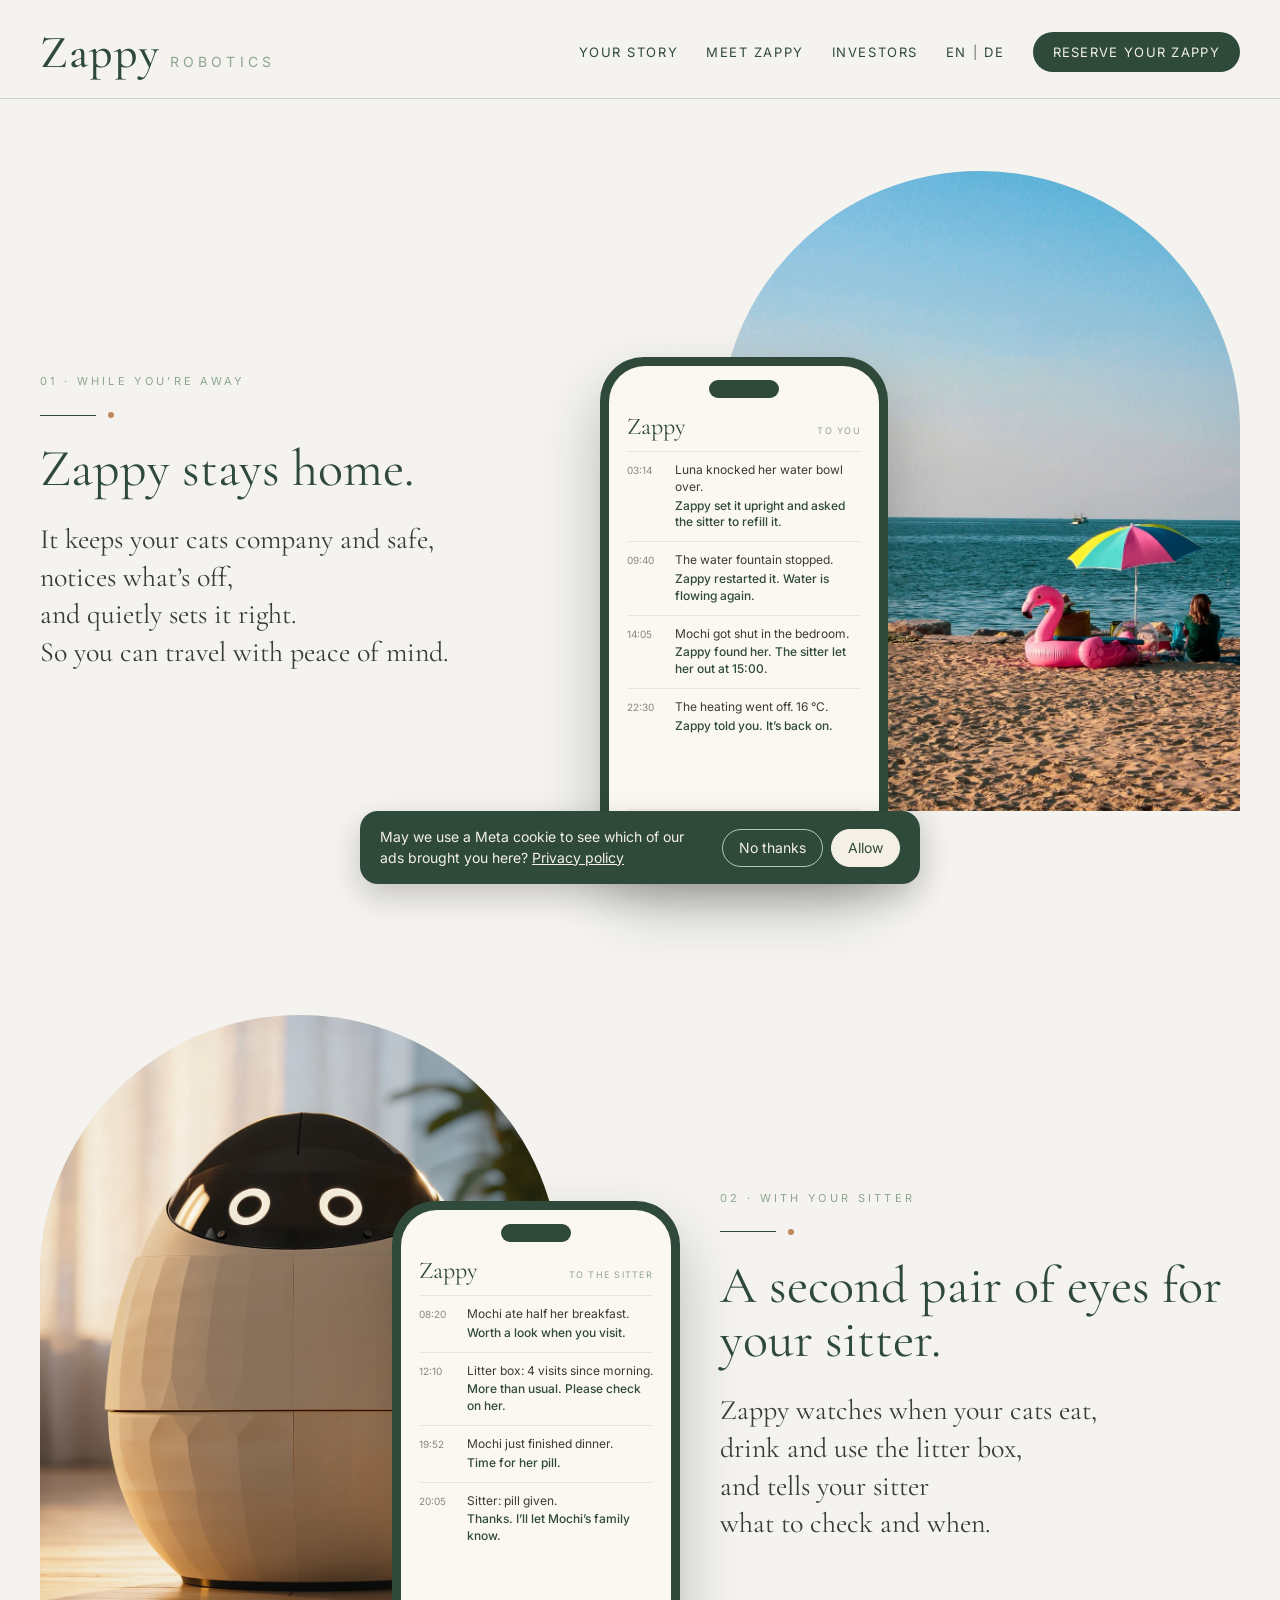
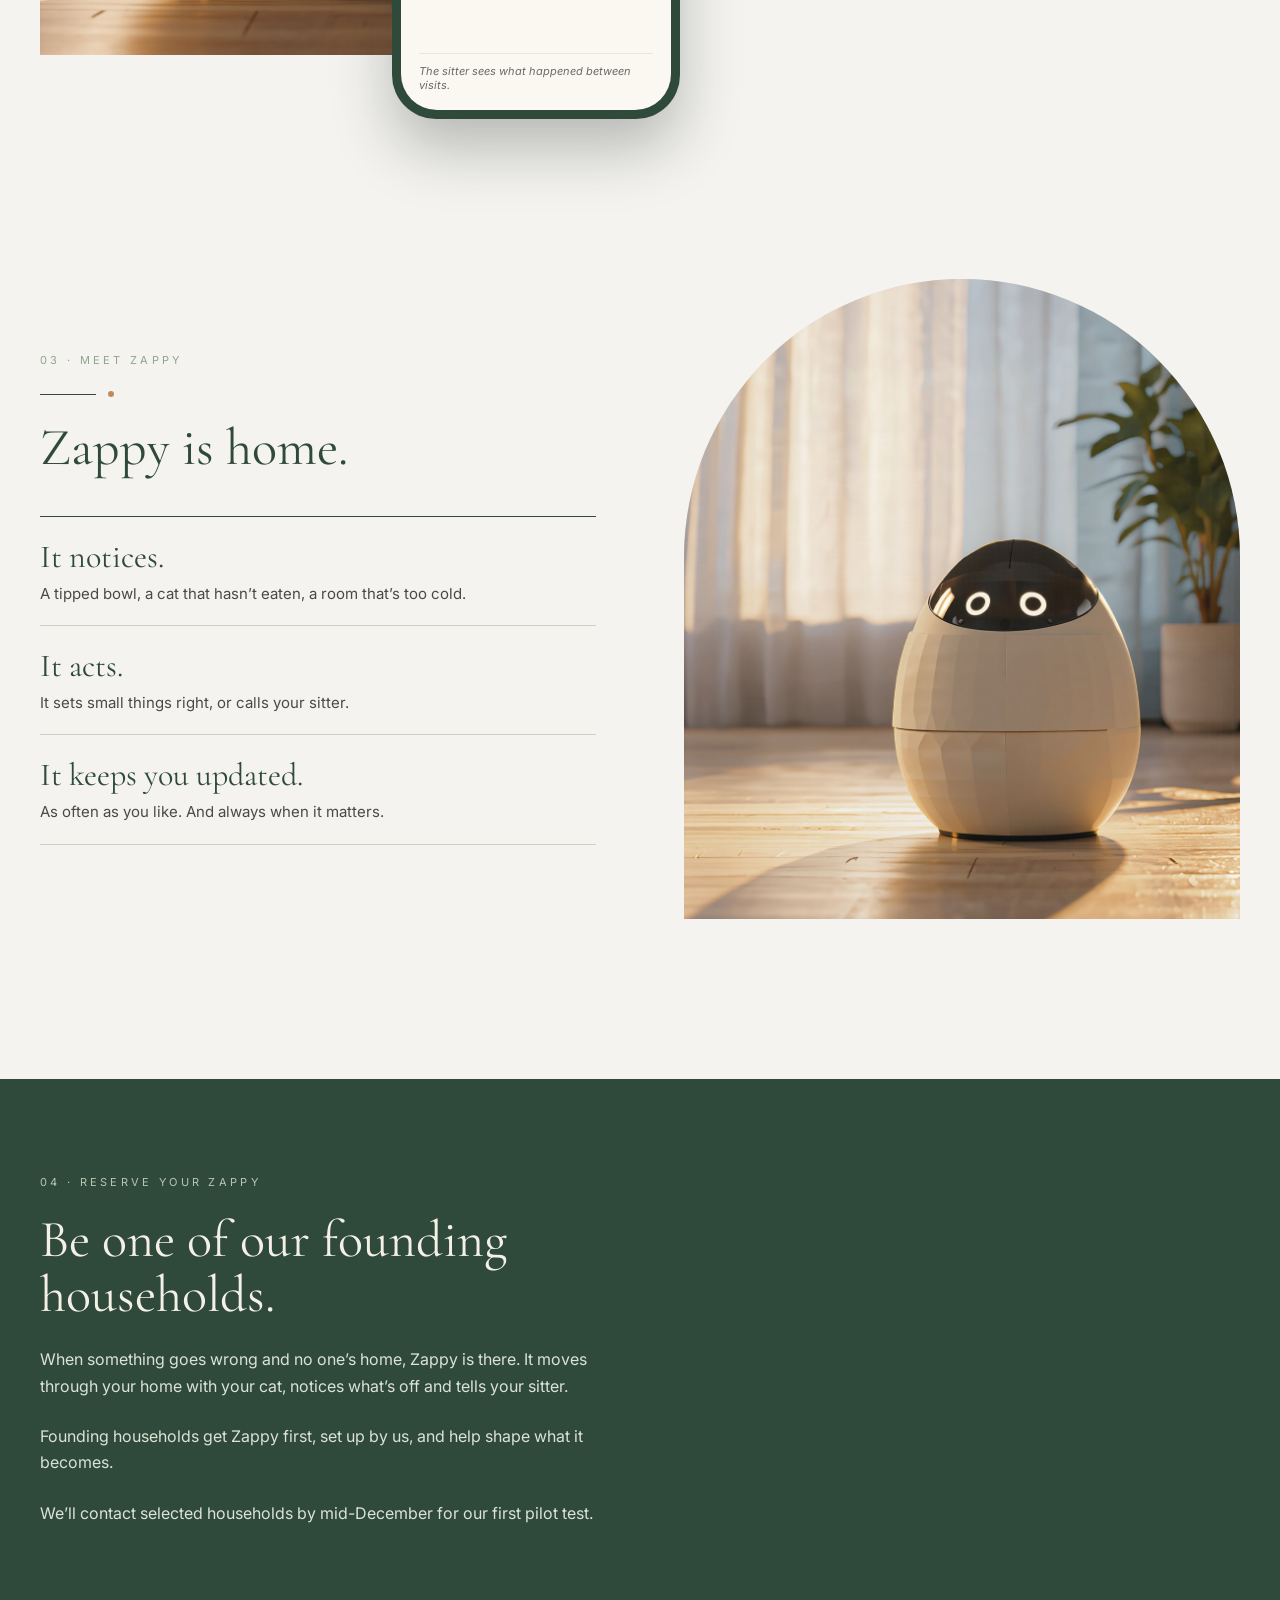
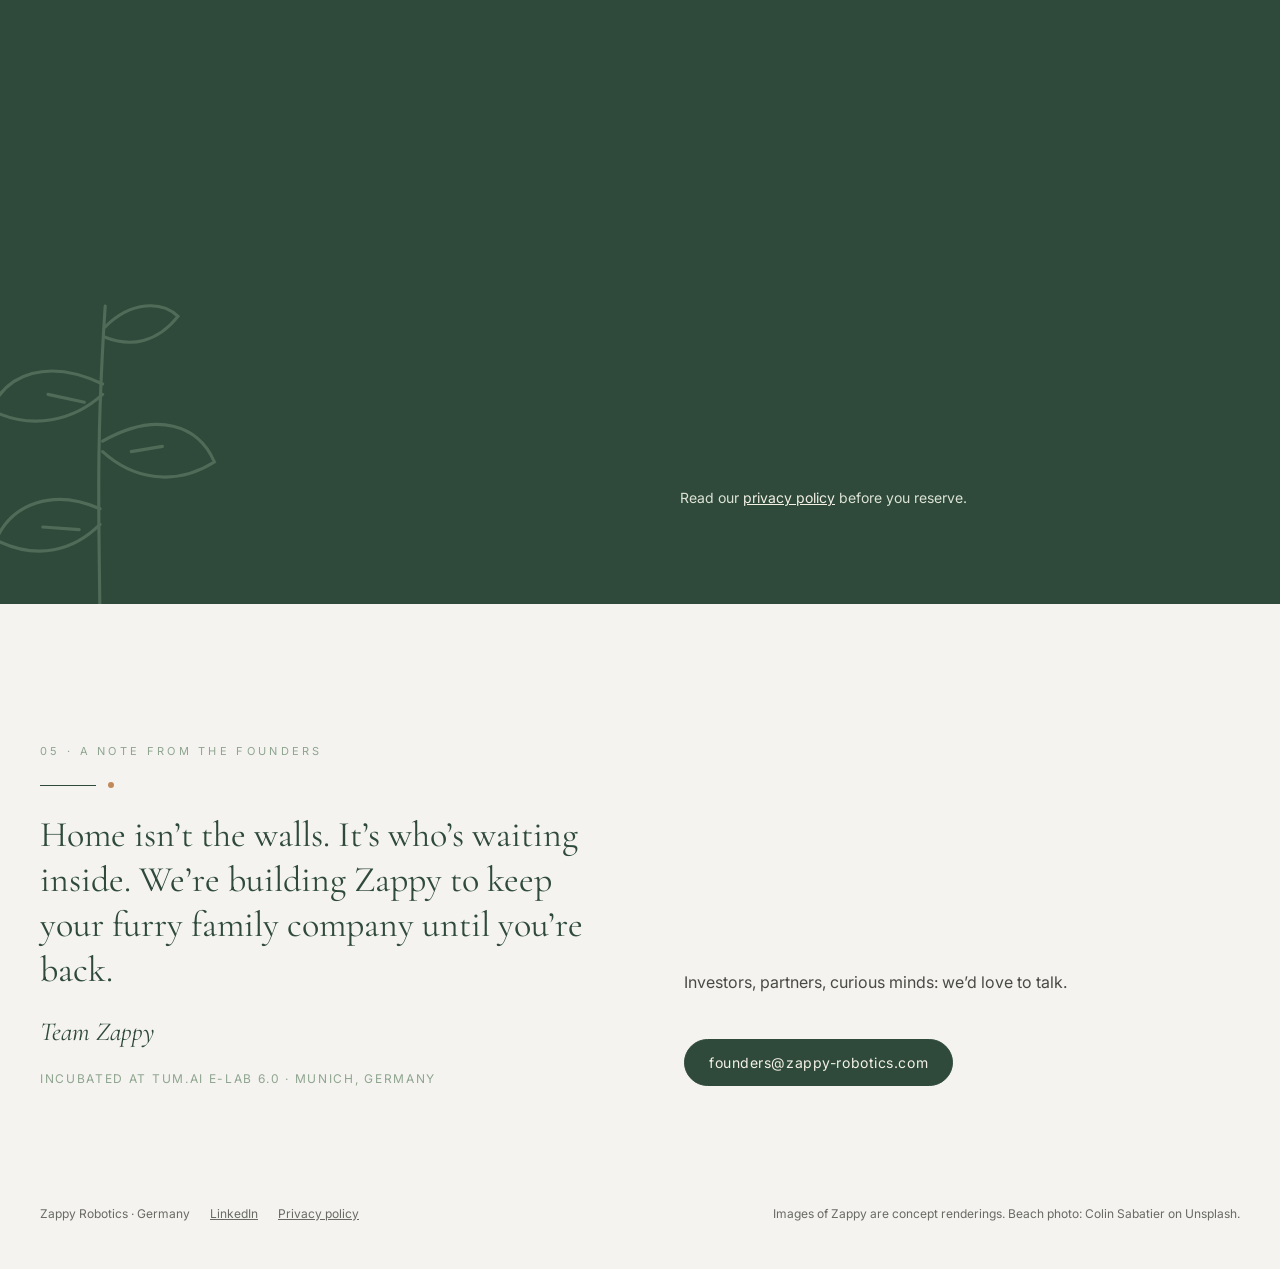
<file: index.html>
<!doctype html>
<html lang="en">
<head>
  <meta charset="utf-8" />
  <meta name="viewport" content="width=device-width, initial-scale=1" />
  <title>Zappy Robotics: a home robot that keeps your cats company</title>
  <meta name="description" content="Zappy stays home with your cats, notices what's off and quietly sets it right, so you can travel with peace of mind." />
  <link rel="preconnect" href="https://fonts.googleapis.com" />
  <link rel="preconnect" href="https://fonts.gstatic.com" crossorigin />
  <link href="https://fonts.googleapis.com/css2?family=Cormorant+Garamond:ital,wght@0,400;0,500;1,400&family=Inter:wght@400;500&display=swap" rel="stylesheet" />
  <link rel="stylesheet" href="style.css?v=3" />
</head>
<body>
  <div class="site-header-bar">
    <header class="site-header">
      <span class="brand"><span class="brand-name">Zappy</span><span class="brand-tag">Robotics</span></span>
      <nav class="site-nav" aria-label="Main">
        <a href="#story">Your story</a>
        <a href="#zappy">Meet Zappy</a>
        <a href="#investors">Investors</a>
        <span class="lang-switch"><span class="lang-current" aria-current="page">EN</span><span aria-hidden="true">|</span><a href="de.html" lang="de" hreflang="de">DE</a></span>
        <a class="nav-cta" href="#reserve">Reserve your Zappy</a>
      </nav>
    </header>
  </div>

  <main>
    <section id="story" class="wrap stories">
      <div class="story">
        <div class="section-intro">
          <span class="eyebrow">01 · While you’re away</span>
          <div class="ornament" aria-hidden="true"><span></span><span></span></div>
          <h2>Zappy stays home.</h2>
          <p class="lede">It keeps your cats company and safe,<br />notices what’s off,<br />and quietly sets it right.<br />So you can travel with peace of mind.</p>
        </div>
        <div class="story-media">
          <div class="arch"><img class="pos-beach" src="images/beach-umbrella.jpg" alt="A woman on a beach under a colourful umbrella, looking out to sea" /></div>
          <div class="phone phone-left">
            <div class="phone-screen">
              <div class="phone-notch" aria-hidden="true"></div>
              <div class="phone-head"><span class="phone-title">Zappy</span><span class="phone-to">To you</span></div>
              <ul class="log">
                <li><span class="log-time">03:14</span><span class="log-body"><span>Luna knocked her water bowl over.</span><strong>Zappy set it upright and asked the sitter to refill it.</strong></span></li>
                <li><span class="log-time">09:40</span><span class="log-body"><span>The water fountain stopped.</span><strong>Zappy restarted it. Water is flowing again.</strong></span></li>
                <li><span class="log-time">14:05</span><span class="log-body"><span>Mochi got shut in the bedroom.</span><strong>Zappy found her. The sitter let her out at 15:00.</strong></span></li>
                <li><span class="log-time">22:30</span><span class="log-body"><span>The heating went off. 16 °C.</span><strong>Zappy told you. It’s back on.</strong></span></li>
              </ul>
              <p class="phone-foot">Good night. Luna and Mochi are fed, safe and asleep.</p>
            </div>
          </div>
        </div>
      </div>

      <div class="story story-mirrored">
        <div class="story-media">
          <div class="arch"><img class="pos-warm" src="images/zappy-warm-light.jpg" alt="Zappy, a rounded home robot with glowing ring eyes, in warm light at home" loading="lazy" /></div>
          <div class="phone phone-right">
            <div class="phone-screen">
              <div class="phone-notch" aria-hidden="true"></div>
              <div class="phone-head"><span class="phone-title">Zappy</span><span class="phone-to">To the sitter</span></div>
              <ul class="log">
                <li><span class="log-time">08:20</span><span class="log-body"><span>Mochi ate half her breakfast.</span><strong>Worth a look when you visit.</strong></span></li>
                <li><span class="log-time">12:10</span><span class="log-body"><span>Litter box: 4 visits since morning.</span><strong>More than usual. Please check on her.</strong></span></li>
                <li><span class="log-time">19:52</span><span class="log-body"><span>Mochi just finished dinner.</span><strong>Time for her pill.</strong></span></li>
                <li><span class="log-time">20:05</span><span class="log-body"><span>Sitter: pill given.</span><strong>Thanks. I’ll let Mochi’s family know.</strong></span></li>
              </ul>
              <p class="phone-foot">The sitter sees what happened between visits.</p>
            </div>
          </div>
        </div>
        <div class="section-intro">
          <span class="eyebrow">02 · With your sitter</span>
          <div class="ornament" aria-hidden="true"><span></span><span></span></div>
          <h2>A second pair of eyes for your sitter.</h2>
          <p class="lede">Zappy watches when your cats eat,<br />drink and use the litter box,<br />and tells your sitter<br />what to check and when.</p>
        </div>
      </div>
    </section>

    <section id="zappy" class="wrap meet">
      <div class="meet-grid">
        <div class="section-intro">
          <span class="eyebrow">03 · Meet Zappy</span>
          <div class="ornament" aria-hidden="true"><span></span><span></span></div>
          <h2>Zappy is home.</h2>
          <div class="traits">
            <div class="trait"><span class="trait-title">It notices.</span><span class="trait-text">A tipped bowl, a cat that hasn’t eaten, a room that’s too cold.</span></div>
            <div class="trait"><span class="trait-title">It acts.</span><span class="trait-text">It sets small things right, or calls your sitter.</span></div>
            <div class="trait"><span class="trait-title">It keeps you updated.</span><span class="trait-text">As often as you like. And always when it matters.</span></div>
          </div>
        </div>
        <div class="arch"><img class="pos-window" src="images/zappy-window.jpg" alt="Zappy sitting by a sunlit window" loading="lazy" /></div>
      </div>
    </section>

    <section id="reserve" class="reserve">
      <svg class="reserve-sprig" aria-hidden="true" width="260" height="364" viewBox="0 0 100 140" fill="none" stroke="#5E7A66" stroke-width="1.2" stroke-linecap="round"><path d="M50 138 C50 100 48 70 52 10"></path><path d="M51 40 C30 30 14 36 8 50 C24 58 40 54 51 44"></path><path d="M51 62 C72 50 88 56 94 70 C78 80 62 76 51 66"></path><path d="M50 88 C32 80 16 86 10 100 C26 108 40 104 50 94"></path><path d="M52 18 C62 8 74 8 80 14 C72 24 62 26 52 22"></path><path d="M30 44 L44 47 M74 64 L62 66 M28 95 L42 96"></path></svg>
      <div class="wrap reserve-grid">
        <div class="section-intro">
          <span class="eyebrow eyebrow-on-dark">04 · Reserve your Zappy</span>
          <h2>Be one of our founding households.</h2>
          <p class="reserve-text">When something goes wrong and no one’s home, Zappy is there. It moves through your home with your cat, notices what’s off and tells your sitter.</p>
          <p class="reserve-text">Founding households get Zappy first, set up by us, and help shape what it becomes.</p>
          <p class="reserve-text">We’ll contact selected households by mid-December for our first pilot test.</p>
        </div>

        <div class="reserve-panel">
          <iframe
            data-tally-src="https://tally.so/embed/zENrPR?alignLeft=1&hideTitle=1&transparentBackground=1&dynamicHeight=1"
            title="Reserve your Zappy"
            loading="lazy"
            width="100%"
            height="900"
            frameborder="0"
            marginheight="0"
            marginwidth="0"></iframe>
          <p class="reserve-privacy">Read our <a href="legal.html#privacy">privacy policy</a> before you reserve.</p>
        </div>
      </div>
    </section>

    <section id="investors" class="wrap founders">
      <div class="founders-grid">
        <div class="section-intro">
          <span class="eyebrow">05 · A note from the founders</span>
          <div class="ornament" aria-hidden="true"><span></span><span></span></div>
          <p class="founders-quote">Home isn’t the walls. It’s who’s waiting inside. We’re building Zappy to keep your furry family company until you’re back.</p>
          <p class="founders-sign">Team Zappy</p>
          <p class="meta-line">Incubated at TUM.ai E-Lab 6.0 · Munich, Germany</p>
        </div>
        <div class="founders-contact">
          <p>Investors, partners, curious minds: we’d love to talk.</p>
          <div class="founders-action"><a class="pill-link" href="mailto:founders@zappy-robotics.com">founders@zappy-robotics.com</a></div>
        </div>
      </div>
    </section>
  </main>

  <footer class="site-footer">
    <span class="footer-links"><span>Zappy Robotics · Germany</span><a href="https://www.linkedin.com/company/zappy-robotics" target="_blank" rel="noreferrer">LinkedIn</a><a href="legal.html#privacy">Privacy policy</a></span>
    <span>Images of Zappy are concept renderings. Beach photo: Colin Sabatier on Unsplash.</span>
  </footer>

  <script src="script.js?v=3"></script>
</body>
</html>
</file>
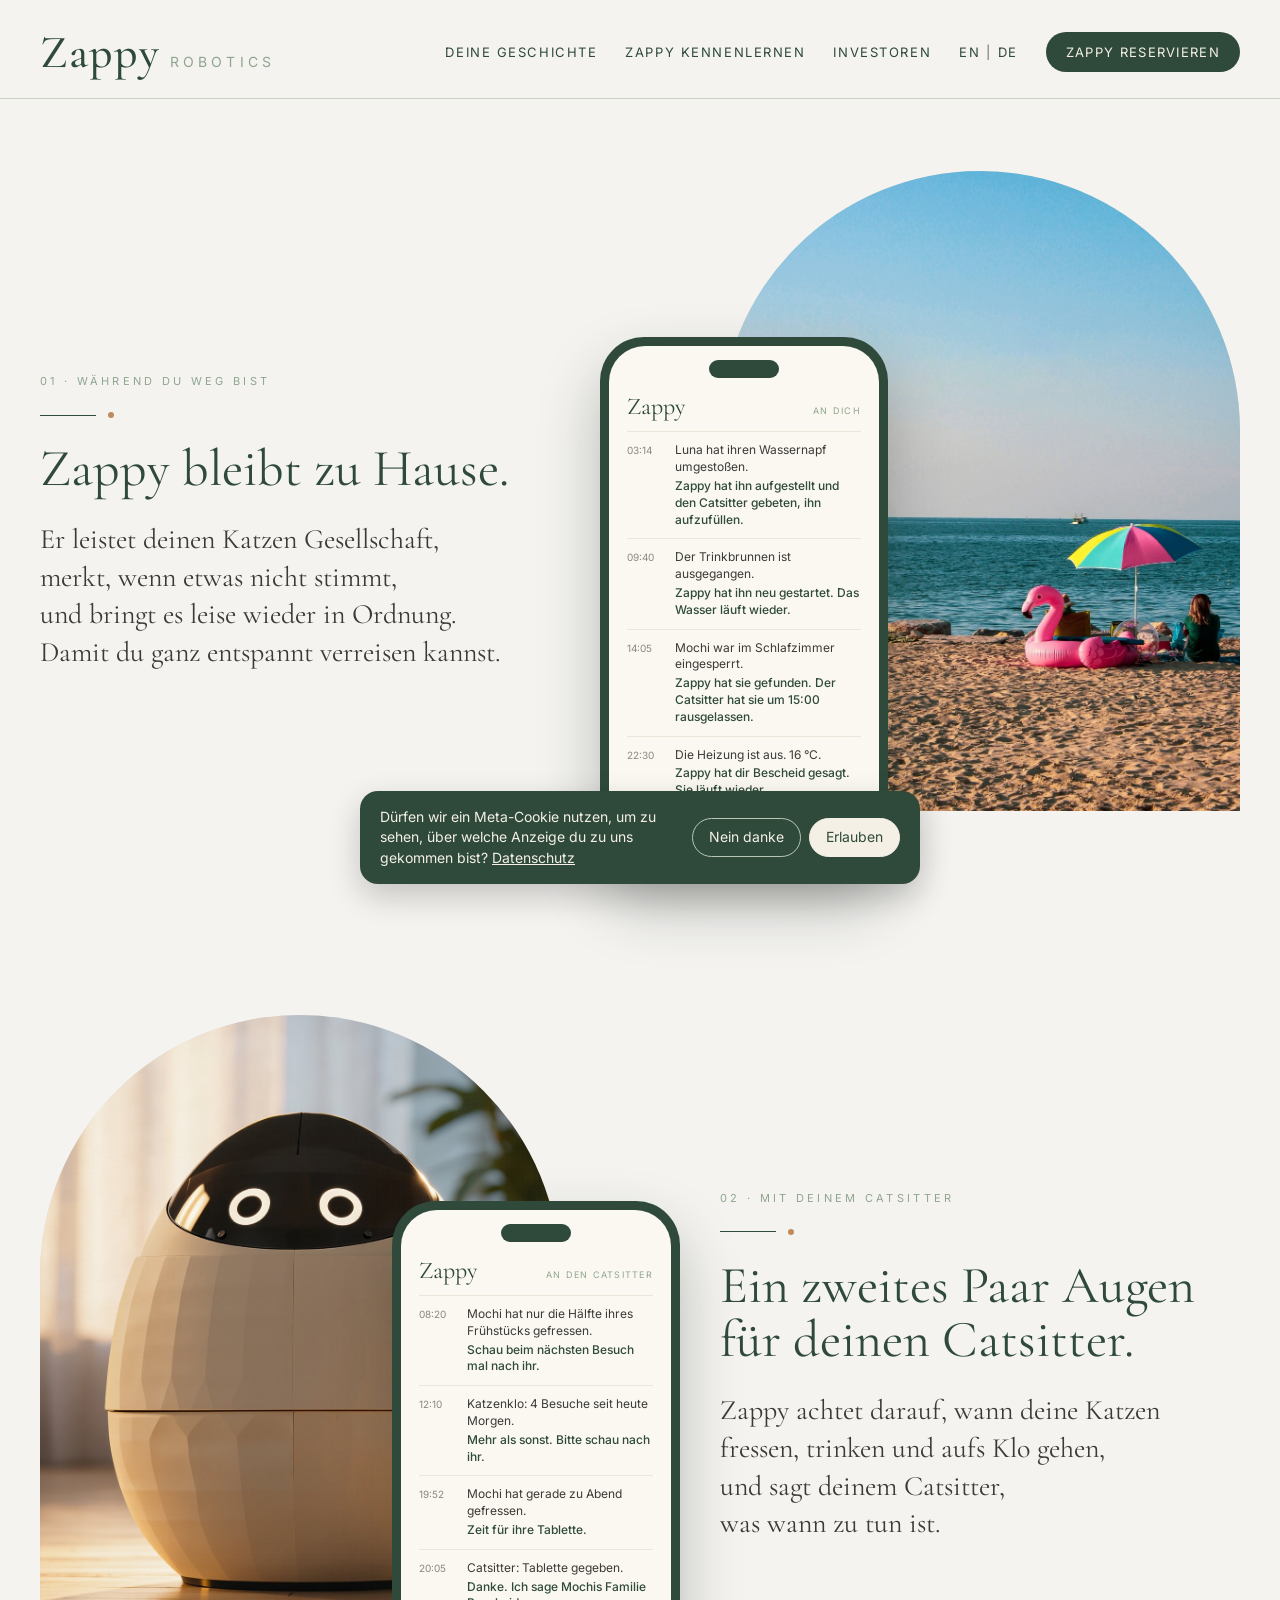
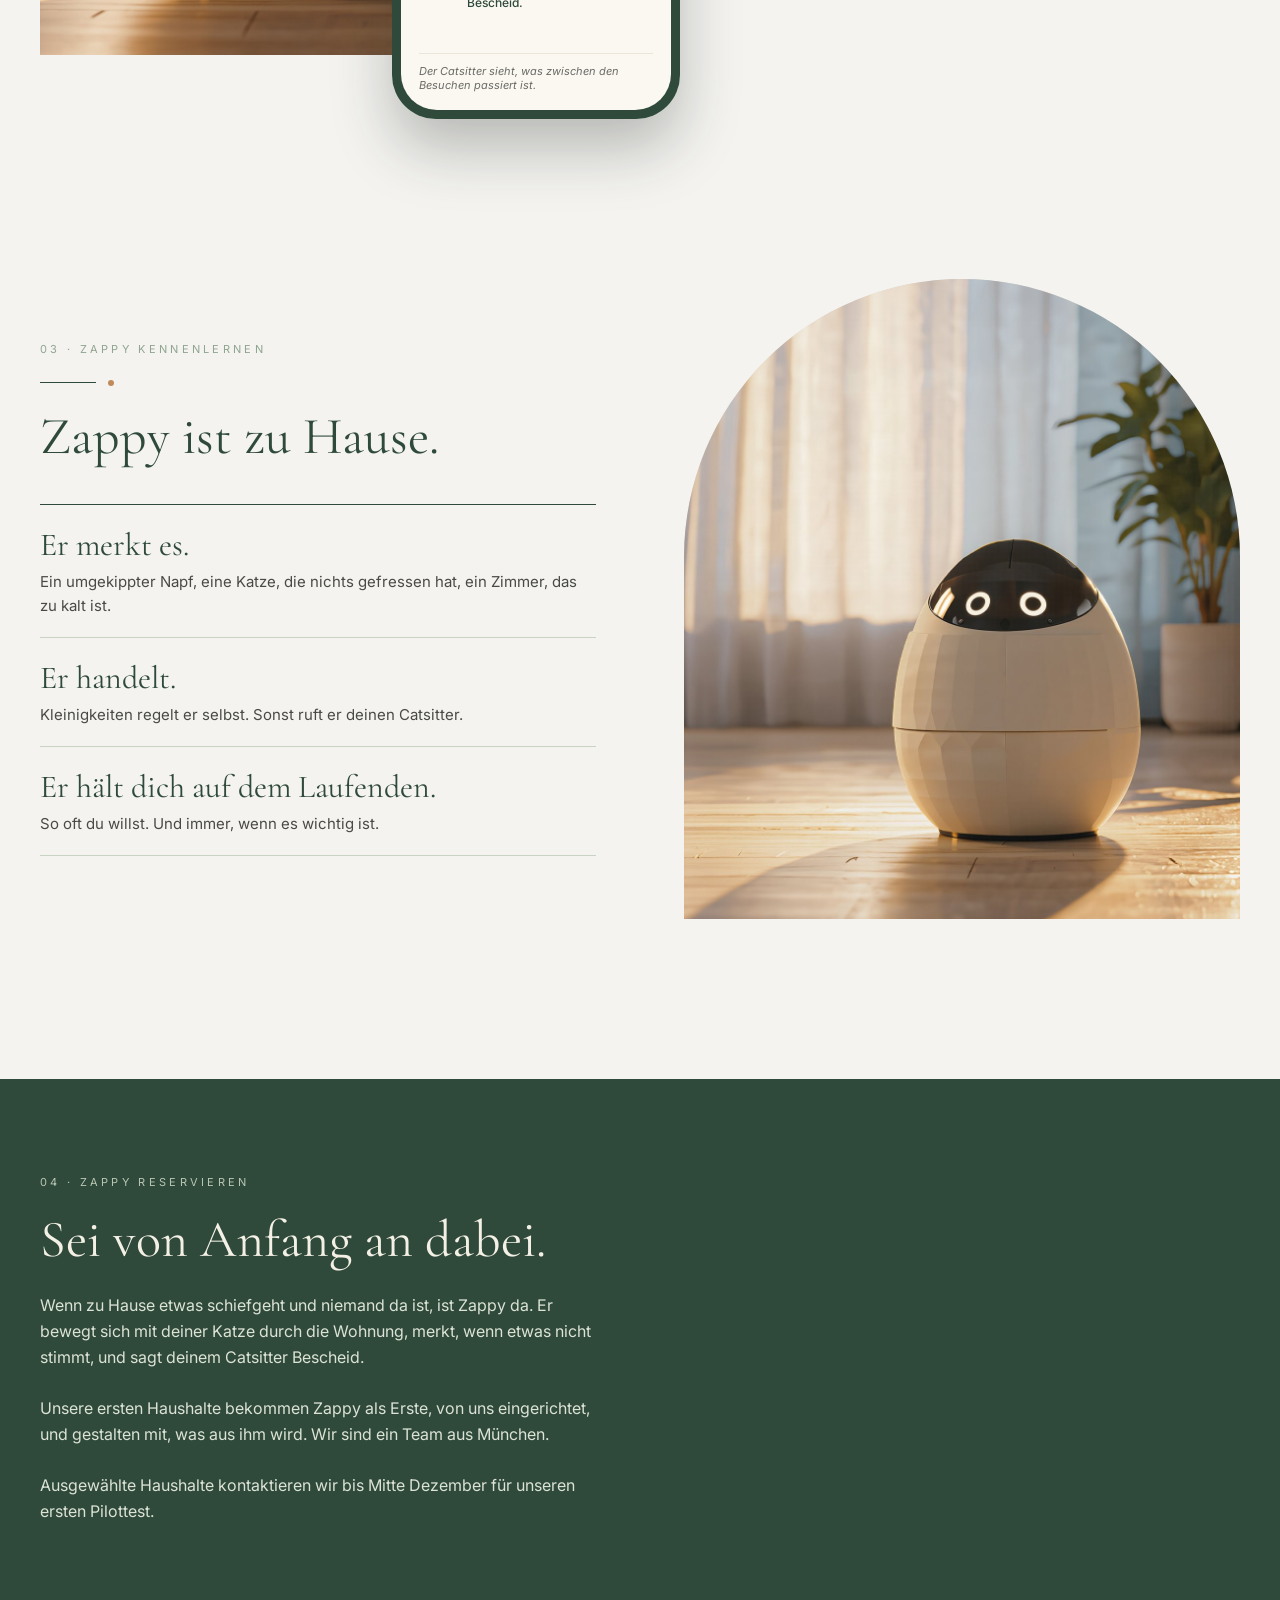
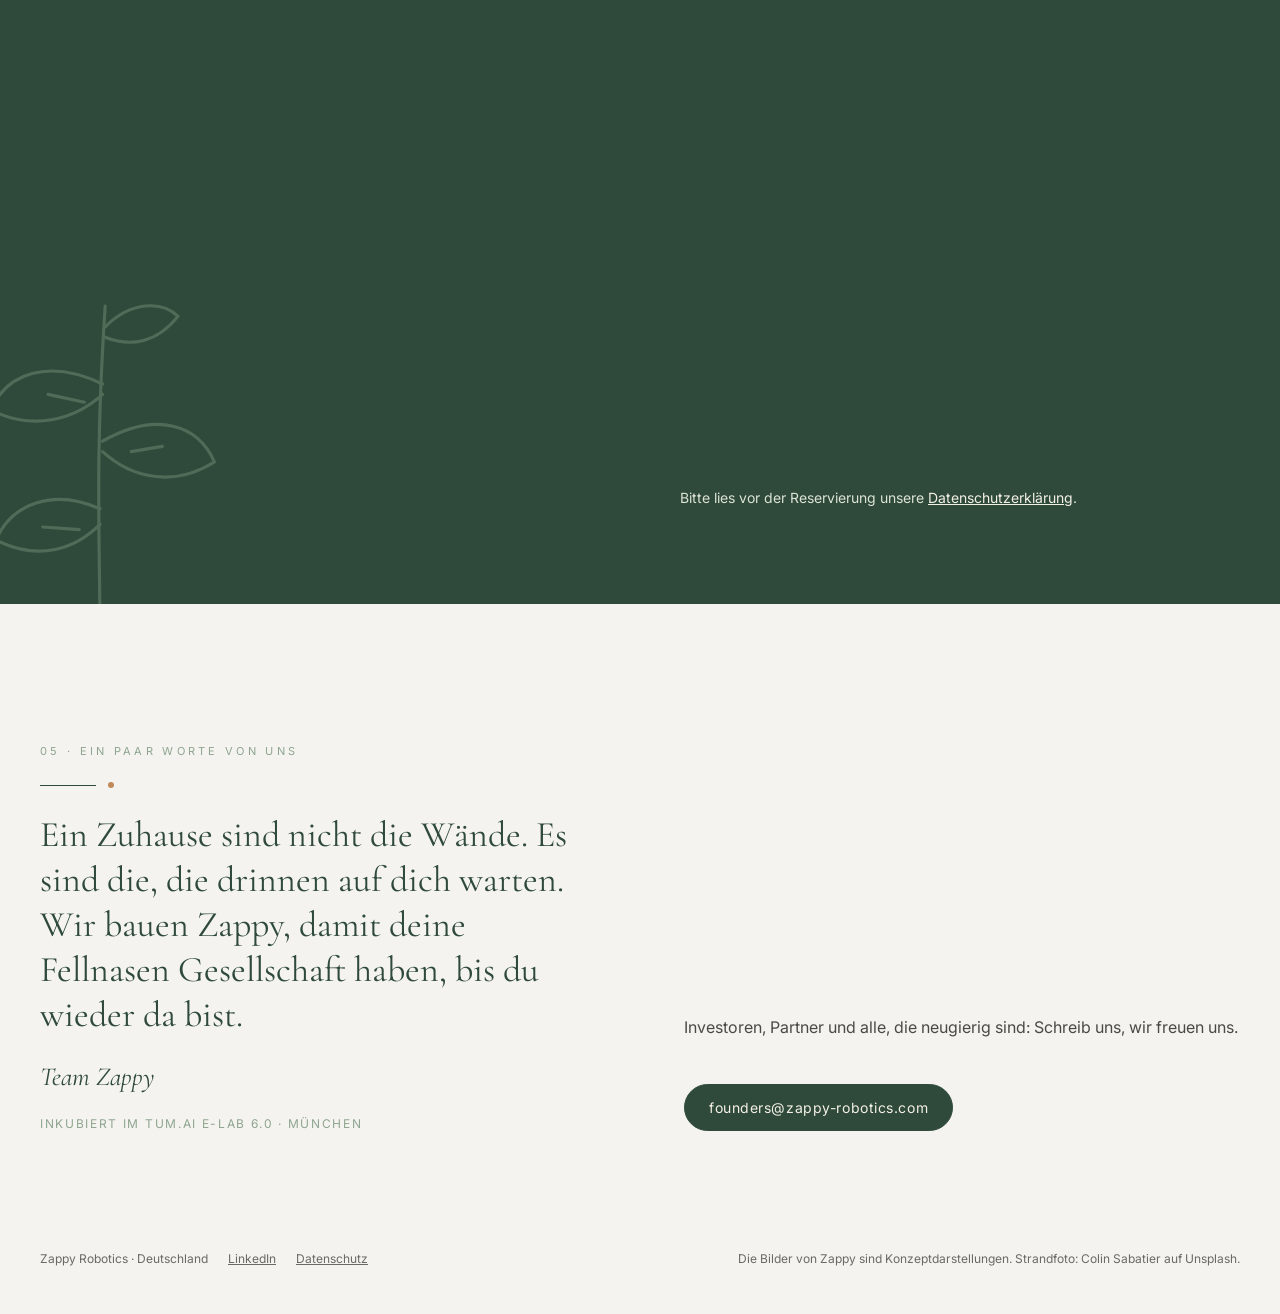
<file: de.html>
<!doctype html>
<html lang="de">
<head>
  <meta charset="utf-8" />
  <meta name="viewport" content="width=device-width, initial-scale=1" />
  <title>Zappy Robotics: ein Heimroboter, der deinen Katzen Gesellschaft leistet</title>
  <meta name="description" content="Zappy bleibt bei deinen Katzen zu Hause, merkt, wenn etwas nicht stimmt, und bringt es in Ordnung. So kannst du ganz entspannt verreisen." />
  <link rel="preconnect" href="https://fonts.googleapis.com" />
  <link rel="preconnect" href="https://fonts.gstatic.com" crossorigin />
  <link href="https://fonts.googleapis.com/css2?family=Cormorant+Garamond:ital,wght@0,400;0,500;1,400&family=Inter:wght@400;500&display=swap" rel="stylesheet" />
  <link rel="stylesheet" href="style.css?v=3" />
</head>
<body>
  <div class="site-header-bar">
    <header class="site-header">
      <span class="brand"><span class="brand-name">Zappy</span><span class="brand-tag">Robotics</span></span>
      <nav class="site-nav" aria-label="Hauptmenü">
        <a href="#story">Deine Geschichte</a>
        <a href="#zappy">Zappy kennenlernen</a>
        <a href="#investors">Investoren</a>
        <span class="lang-switch"><a href="index.html" lang="en" hreflang="en">EN</a><span aria-hidden="true">|</span><span class="lang-current" aria-current="page">DE</span></span>
        <a class="nav-cta" href="#reserve">Zappy reservieren</a>
      </nav>
    </header>
  </div>

  <main>
    <section id="story" class="wrap stories">
      <div class="story">
        <div class="section-intro">
          <span class="eyebrow">01 · Während du weg bist</span>
          <div class="ornament" aria-hidden="true"><span></span><span></span></div>
          <h2>Zappy bleibt zu Hause.</h2>
          <p class="lede">Er leistet deinen Katzen Gesellschaft,<br />merkt, wenn etwas nicht stimmt,<br />und bringt es leise wieder in Ordnung.<br />Damit du ganz entspannt verreisen kannst.</p>
        </div>
        <div class="story-media">
          <div class="arch"><img class="pos-beach" src="images/beach-umbrella.jpg" alt="Eine Frau sitzt am Strand unter einem bunten Sonnenschirm und schaut aufs Meer" /></div>
          <div class="phone phone-left">
            <div class="phone-screen">
              <div class="phone-notch" aria-hidden="true"></div>
              <div class="phone-head"><span class="phone-title">Zappy</span><span class="phone-to">An dich</span></div>
              <ul class="log">
                <li><span class="log-time">03:14</span><span class="log-body"><span>Luna hat ihren Wassernapf umgestoßen.</span><strong>Zappy hat ihn aufgestellt und den Catsitter gebeten, ihn aufzufüllen.</strong></span></li>
                <li><span class="log-time">09:40</span><span class="log-body"><span>Der Trinkbrunnen ist ausgegangen.</span><strong>Zappy hat ihn neu gestartet. Das Wasser läuft wieder.</strong></span></li>
                <li><span class="log-time">14:05</span><span class="log-body"><span>Mochi war im Schlafzimmer eingesperrt.</span><strong>Zappy hat sie gefunden. Der Catsitter hat sie um 15:00 rausgelassen.</strong></span></li>
                <li><span class="log-time">22:30</span><span class="log-body"><span>Die Heizung ist aus. 16 °C.</span><strong>Zappy hat dir Bescheid gesagt. Sie läuft wieder.</strong></span></li>
              </ul>
              <p class="phone-foot">Gute Nacht. Luna und Mochi sind satt, sicher und schlafen.</p>
            </div>
          </div>
        </div>
      </div>

      <div class="story story-mirrored">
        <div class="story-media">
          <div class="arch"><img class="pos-warm" src="images/zappy-warm-light.jpg" alt="Zappy, ein runder Heimroboter mit leuchtenden Ringaugen, in warmem Licht zu Hause" loading="lazy" /></div>
          <div class="phone phone-right">
            <div class="phone-screen">
              <div class="phone-notch" aria-hidden="true"></div>
              <div class="phone-head"><span class="phone-title">Zappy</span><span class="phone-to">An den Catsitter</span></div>
              <ul class="log">
                <li><span class="log-time">08:20</span><span class="log-body"><span>Mochi hat nur die Hälfte ihres Frühstücks gefressen.</span><strong>Schau beim nächsten Besuch mal nach ihr.</strong></span></li>
                <li><span class="log-time">12:10</span><span class="log-body"><span>Katzenklo: 4 Besuche seit heute Morgen.</span><strong>Mehr als sonst. Bitte schau nach ihr.</strong></span></li>
                <li><span class="log-time">19:52</span><span class="log-body"><span>Mochi hat gerade zu Abend gefressen.</span><strong>Zeit für ihre Tablette.</strong></span></li>
                <li><span class="log-time">20:05</span><span class="log-body"><span>Catsitter: Tablette gegeben.</span><strong>Danke. Ich sage Mochis Familie Bescheid.</strong></span></li>
              </ul>
              <p class="phone-foot">Der Catsitter sieht, was zwischen den Besuchen passiert ist.</p>
            </div>
          </div>
        </div>
        <div class="section-intro">
          <span class="eyebrow">02 · Mit deinem Catsitter</span>
          <div class="ornament" aria-hidden="true"><span></span><span></span></div>
          <h2>Ein zweites Paar Augen für deinen Catsitter.</h2>
          <p class="lede">Zappy achtet darauf, wann deine Katzen<br />fressen, trinken und aufs Klo gehen,<br />und sagt deinem Catsitter,<br />was wann zu tun ist.</p>
        </div>
      </div>
    </section>

    <section id="zappy" class="wrap meet">
      <div class="meet-grid">
        <div class="section-intro">
          <span class="eyebrow">03 · Zappy kennenlernen</span>
          <div class="ornament" aria-hidden="true"><span></span><span></span></div>
          <h2>Zappy ist zu Hause.</h2>
          <div class="traits">
            <div class="trait"><span class="trait-title">Er merkt es.</span><span class="trait-text">Ein umgekippter Napf, eine Katze, die nichts gefressen hat, ein Zimmer, das zu kalt ist.</span></div>
            <div class="trait"><span class="trait-title">Er handelt.</span><span class="trait-text">Kleinigkeiten regelt er selbst. Sonst ruft er deinen Catsitter.</span></div>
            <div class="trait"><span class="trait-title">Er hält dich auf dem Laufenden.</span><span class="trait-text">So oft du willst. Und immer, wenn es wichtig ist.</span></div>
          </div>
        </div>
        <div class="arch"><img class="pos-window" src="images/zappy-window.jpg" alt="Zappy sitzt an einem sonnigen Fenster" loading="lazy" /></div>
      </div>
    </section>

    <section id="reserve" class="reserve">
      <svg class="reserve-sprig" aria-hidden="true" width="260" height="364" viewBox="0 0 100 140" fill="none" stroke="#5E7A66" stroke-width="1.2" stroke-linecap="round"><path d="M50 138 C50 100 48 70 52 10"></path><path d="M51 40 C30 30 14 36 8 50 C24 58 40 54 51 44"></path><path d="M51 62 C72 50 88 56 94 70 C78 80 62 76 51 66"></path><path d="M50 88 C32 80 16 86 10 100 C26 108 40 104 50 94"></path><path d="M52 18 C62 8 74 8 80 14 C72 24 62 26 52 22"></path><path d="M30 44 L44 47 M74 64 L62 66 M28 95 L42 96"></path></svg>
      <div class="wrap reserve-grid">
        <div class="section-intro">
          <span class="eyebrow eyebrow-on-dark">04 · Zappy reservieren</span>
          <h2>Sei von Anfang an dabei.</h2>
          <p class="reserve-text">Wenn zu Hause etwas schiefgeht und niemand da ist, ist Zappy da. Er bewegt sich mit deiner Katze durch die Wohnung, merkt, wenn etwas nicht stimmt, und sagt deinem Catsitter Bescheid.</p>
          <p class="reserve-text">Unsere ersten Haushalte bekommen Zappy als Erste, von uns eingerichtet, und gestalten mit, was aus ihm wird. Wir sind ein Team aus München.</p>
          <p class="reserve-text">Ausgewählte Haushalte kontaktieren wir bis Mitte Dezember für unseren ersten Pilottest.</p>
        </div>

        <div class="reserve-panel">
          <iframe
            data-tally-src="https://tally.so/embed/vXeM04?alignLeft=1&hideTitle=1&transparentBackground=1&dynamicHeight=1"
            title="Zappy reservieren"
            loading="lazy"
            width="100%"
            height="900"
            frameborder="0"
            marginheight="0"
            marginwidth="0"></iframe>
          <p class="reserve-privacy">Bitte lies vor der Reservierung unsere <a href="legal.html#privacy">Datenschutzerklärung</a>.</p>
        </div>
      </div>
    </section>

    <section id="investors" class="wrap founders">
      <div class="founders-grid">
        <div class="section-intro">
          <span class="eyebrow">05 · Ein paar Worte von uns</span>
          <div class="ornament" aria-hidden="true"><span></span><span></span></div>
          <p class="founders-quote">Ein Zuhause sind nicht die Wände. Es sind die, die drinnen auf dich warten. Wir bauen Zappy, damit deine Fellnasen Gesellschaft haben, bis du wieder da bist.</p>
          <p class="founders-sign">Team Zappy</p>
          <p class="meta-line">Inkubiert im TUM.ai E-Lab 6.0 · München</p>
        </div>
        <div class="founders-contact">
          <p>Investoren, Partner und alle, die neugierig sind: Schreib uns, wir freuen uns.</p>
          <div class="founders-action"><a class="pill-link" href="mailto:founders@zappy-robotics.com">founders@zappy-robotics.com</a></div>
        </div>
      </div>
    </section>
  </main>

  <footer class="site-footer">
    <span class="footer-links"><span>Zappy Robotics · Deutschland</span><a href="https://www.linkedin.com/company/zappy-robotics" target="_blank" rel="noreferrer">LinkedIn</a><a href="legal.html#privacy">Datenschutz</a></span>
    <span>Die Bilder von Zappy sind Konzeptdarstellungen. Strandfoto: Colin Sabatier auf Unsplash.</span>
  </footer>

  <script src="script.js?v=3"></script>
</body>
</html>
</file>
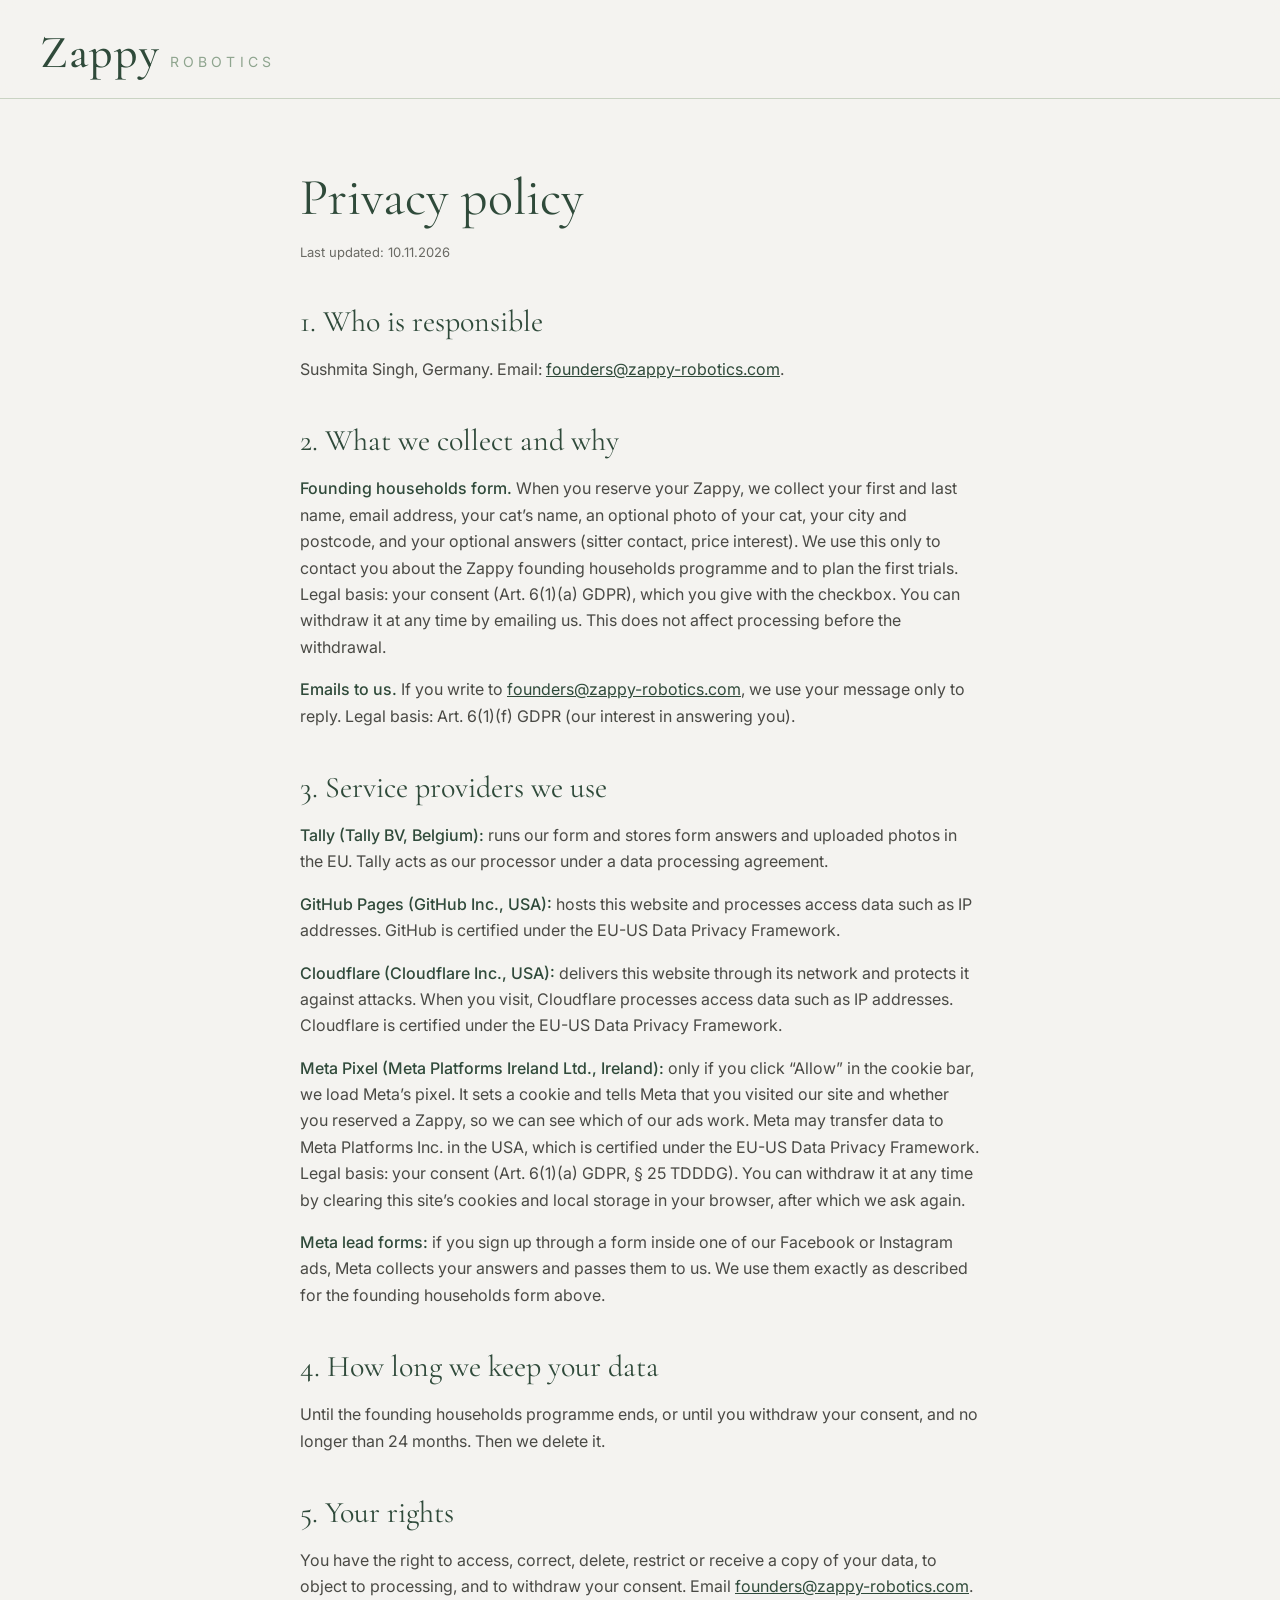
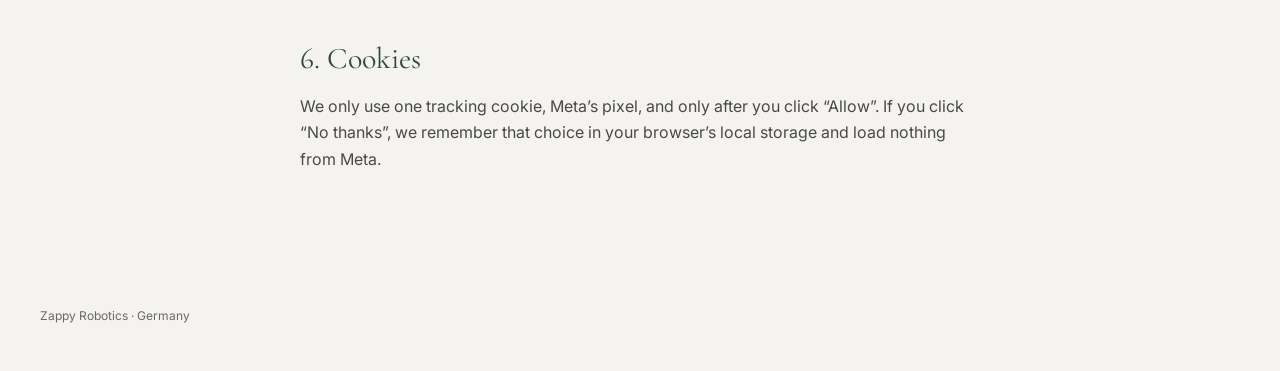
<file: legal.html>
<!doctype html>
<html lang="en">
<head>
  <meta charset="utf-8" />
  <meta name="viewport" content="width=device-width, initial-scale=1" />
  <title>Privacy policy | Zappy Robotics</title>
  <link rel="preconnect" href="https://fonts.googleapis.com" />
  <link rel="preconnect" href="https://fonts.gstatic.com" crossorigin />
  <link href="https://fonts.googleapis.com/css2?family=Cormorant+Garamond:ital,wght@0,400;0,500;1,400&family=Inter:wght@400;500&display=swap" rel="stylesheet" />
  <link rel="stylesheet" href="style.css?v=3" />
</head>
<body>
  <div class="site-header-bar">
    <header class="site-header">
      <a class="brand brand-link" href="index.html"><span class="brand-name">Zappy</span><span class="brand-tag">Robotics</span></a>
    </header>
  </div>

  <main class="wrap legal">
    <section id="privacy">
      <h2>Privacy policy</h2>
      <p class="legal-date">Last updated: 10.11.2026</p>

      <h3>1. Who is responsible</h3>
      <p>Sushmita Singh, Germany. Email: <a href="mailto:founders@zappy-robotics.com">founders@zappy-robotics.com</a>.</p>

      <h3>2. What we collect and why</h3>
      <p><strong>Founding households form.</strong> When you reserve your Zappy, we collect your first and last name, email address, your cat’s name, an optional photo of your cat, your city and postcode, and your optional answers (sitter contact, price interest). We use this only to contact you about the Zappy founding households programme and to plan the first trials. Legal basis: your consent (Art. 6(1)(a) GDPR), which you give with the checkbox. You can withdraw it at any time by emailing us. This does not affect processing before the withdrawal.</p>
      <p><strong>Emails to us.</strong> If you write to <a href="mailto:founders@zappy-robotics.com">founders@zappy-robotics.com</a>, we use your message only to reply. Legal basis: Art. 6(1)(f) GDPR (our interest in answering you).</p>

      <h3>3. Service providers we use</h3>
      <p><strong>Tally (Tally BV, Belgium):</strong> runs our form and stores form answers and uploaded photos in the EU. Tally acts as our processor under a data processing agreement.</p>
      <p><strong>GitHub Pages (GitHub Inc., USA):</strong> hosts this website and processes access data such as IP addresses. GitHub is certified under the EU-US Data Privacy Framework.</p>
      <p><strong>Cloudflare (Cloudflare Inc., USA):</strong> delivers this website through its network and protects it against attacks. When you visit, Cloudflare processes access data such as IP addresses. Cloudflare is certified under the EU-US Data Privacy Framework.</p>
      <p><strong>Meta Pixel (Meta Platforms Ireland Ltd., Ireland):</strong> only if you click &ldquo;Allow&rdquo; in the cookie bar, we load Meta&rsquo;s pixel. It sets a cookie and tells Meta that you visited our site and whether you reserved a Zappy, so we can see which of our ads work. Meta may transfer data to Meta Platforms Inc. in the USA, which is certified under the EU-US Data Privacy Framework. Legal basis: your consent (Art. 6(1)(a) GDPR, &sect; 25 TDDDG). You can withdraw it at any time by clearing this site&rsquo;s cookies and local storage in your browser, after which we ask again.</p>
      <p><strong>Meta lead forms:</strong> if you sign up through a form inside one of our Facebook or Instagram ads, Meta collects your answers and passes them to us. We use them exactly as described for the founding households form above.</p>

      <h3>4. How long we keep your data</h3>
      <p>Until the founding households programme ends, or until you withdraw your consent, and no longer than 24 months. Then we delete it.</p>

      <h3>5. Your rights</h3>
      <p>You have the right to access, correct, delete, restrict or receive a copy of your data, to object to processing, and to withdraw your consent. Email <a href="mailto:founders@zappy-robotics.com">founders@zappy-robotics.com</a>.</p>

      <h3>6. Cookies</h3>
      <p>We only use one tracking cookie, Meta&rsquo;s pixel, and only after you click &ldquo;Allow&rdquo;. If you click &ldquo;No thanks&rdquo;, we remember that choice in your browser&rsquo;s local storage and load nothing from Meta.</p>
    </section>
  </main>

  <footer class="site-footer">
    <span>Zappy Robotics · Germany</span>
  </footer>
</body>
</html>
</file>
<file: style.css>
:root {
  --paper: #F4F3F0;
  --paper-bar: rgba(244, 243, 240, 0.94);
  --screen: #FBF8F2;
  --cream: #F4F0E6;
  --forest: #2F4A3A;
  --forest-hover: #4F6B57;
  --sage: #8FA58F;
  --sage-light: #B9C6B4;
  --sage-pale: #DCE3D6;
  --line: #C9D3C3;
  --line-soft: #ECE6DA;
  --copper: #C08A5B;
  --ink: #3A3A36;
  --ink-soft: #4A4A45;
  --ink-muted: #6A6A64;
  --ink-faint: #8A877F;
  --image-bg: #E4E0D4;

  --serif: "Cormorant Garamond", Georgia, serif;
  --sans: Inter, system-ui, sans-serif;
}

*, *::before, *::after { box-sizing: border-box; }

[hidden] { display: none !important; }

html { scroll-behavior: smooth; }

@media (prefers-reduced-motion: reduce) {
  html { scroll-behavior: auto; }
}

body {
  margin: 0;
  background: var(--paper);
  color: var(--forest);
  font-family: var(--sans);
}

a { color: var(--forest); }
a:hover { color: var(--forest-hover); }

a:focus-visible {
  outline: 2px solid var(--copper);
  outline-offset: 2px;
}

h2 {
  margin: 0;
  font-family: var(--serif);
  font-weight: 400;
  font-size: 52px;
  line-height: 1.05;
}

section[id] { scroll-margin-top: 96px; }

.wrap {
  max-width: 1360px;
  margin: 0 auto;
  padding-left: 40px;
  padding-right: 40px;
}

/* Header */
.site-header-bar {
  position: sticky;
  top: 0;
  z-index: 10;
  background: var(--paper-bar);
  -webkit-backdrop-filter: blur(8px);
  backdrop-filter: blur(8px);
}

.site-header {
  max-width: 1360px;
  margin: 0 auto;
  padding: 24px 40px 18px;
  display: flex;
  flex-wrap: wrap;
  gap: 16px;
  justify-content: space-between;
  align-items: center;
  border-bottom: 1px solid var(--line);
}

.brand { display: flex; align-items: baseline; gap: 10px; }

.brand-name {
  font-family: var(--serif);
  font-size: 46px;
  font-weight: 500;
  letter-spacing: 0.02em;
}

.brand-tag {
  font-size: 14px;
  letter-spacing: 0.3em;
  text-transform: uppercase;
  color: var(--sage);
}

.site-nav {
  display: flex;
  gap: 28px;
  align-items: center;
  font-size: 13px;
  letter-spacing: 0.12em;
  text-transform: uppercase;
}

.site-nav a { text-decoration: none; }

.lang-switch { display: flex; gap: 6px; align-items: center; color: var(--ink-muted); }
.lang-switch .lang-current { color: var(--forest); }

.site-nav .nav-cta,
.site-nav .nav-cta:hover {
  background: var(--forest);
  color: var(--cream);
  padding: 12px 20px;
  border-radius: 999px;
  letter-spacing: 0.1em;
}

.site-nav .nav-cta:hover { background: var(--forest-hover); }

/* Shared section intro */
.section-intro { display: flex; flex-direction: column; gap: 24px; }

.eyebrow {
  font-size: 11px;
  letter-spacing: 0.3em;
  text-transform: uppercase;
  color: var(--sage);
}

.eyebrow-on-dark { color: var(--sage-light); }

.ornament { display: flex; align-items: center; gap: 12px; }
.ornament span:first-child { width: 56px; height: 1px; background: var(--forest); }
.ornament span:last-child { width: 6px; height: 6px; border-radius: 50%; background: var(--copper); }

.lede {
  margin: 0;
  font-family: var(--serif);
  font-size: 28px;
  line-height: 1.35;
  color: var(--ink);
}

/* Arched images */
.arch {
  height: 640px;
  border-radius: 320px 320px 0 0;
  overflow: hidden;
  background: var(--image-bg);
}

.arch img {
  display: block;
  width: 100%;
  height: 100%;
  object-fit: cover;
}

.pos-beach { object-position: 80% bottom; }
.pos-warm { object-position: center 55%; }
.pos-window { object-position: center 70%; }

/* Stories */
.stories {
  padding-top: 72px;
  display: flex;
  flex-direction: column;
  gap: 140px;
}

.story {
  display: grid;
  grid-template-columns: 1fr 1fr;
  gap: clamp(120px, 12.5vw, 160px);
  align-items: center;
}

.story-media { position: relative; margin-bottom: 64px; }

/* Phone mockup */
.phone {
  position: absolute;
  bottom: -64px;
  width: 288px;
  background: var(--forest);
  border-radius: 44px;
  padding: 9px;
  box-shadow: 0 30px 60px rgba(30, 40, 32, 0.28);
}

.phone-left { left: -120px; }
.phone-right { right: -120px; }

.phone-screen {
  background: var(--screen);
  border-radius: 36px;
  padding: 14px 18px 18px;
  min-height: 500px;
  display: flex;
  flex-direction: column;
}

.phone-notch {
  width: 70px;
  height: 18px;
  border-radius: 10px;
  background: var(--forest);
  margin: 0 auto 14px;
}

.phone-head {
  display: flex;
  justify-content: space-between;
  align-items: baseline;
  padding-bottom: 10px;
}

.phone-title { font-family: var(--serif); font-size: 24px; }

.phone-to {
  font-size: 9px;
  letter-spacing: 0.14em;
  text-transform: uppercase;
  color: var(--sage);
}

.log { list-style: none; margin: 0; padding: 0; }

.log li {
  display: grid;
  grid-template-columns: 40px 1fr;
  gap: 8px;
  padding: 10px 0;
  border-top: 1px solid var(--line-soft);
}

.log-time { font-size: 10px; color: var(--ink-faint); padding-top: 2px; }

.log-body {
  display: flex;
  flex-direction: column;
  gap: 2px;
  font-size: 12px;
  line-height: 1.4;
  color: var(--ink);
}

.log-body strong { color: var(--forest); font-weight: 500; }

.phone-foot {
  margin: auto 0 0;
  border-top: 1px solid var(--line-soft);
  padding-top: 10px;
  font-size: 11px;
  color: var(--ink-muted);
  font-style: italic;
}

/* Meet Zappy */
.meet { padding-top: 160px; }

.meet-grid {
  display: grid;
  grid-template-columns: 1fr 1fr;
  gap: 88px;
  align-items: center;
}

.traits {
  display: flex;
  flex-direction: column;
  border-top: 1px solid var(--forest);
  margin-top: 16px;
}

.trait {
  padding: 20px 0;
  border-bottom: 1px solid var(--line);
  display: flex;
  flex-direction: column;
  gap: 6px;
}

.trait-title { font-family: var(--serif); font-size: 32px; }
.trait-text { font-size: 15px; line-height: 1.55; color: var(--ink-soft); }

/* Reserve */
.reserve {
  position: relative;
  overflow: hidden;
  margin-top: 160px;
  padding: 96px 0;
  background: var(--forest);
  color: var(--cream);
}

.reserve a { color: var(--cream); }

.reserve-sprig {
  position: absolute;
  left: -30px;
  bottom: -40px;
  opacity: 0.7;
}

.reserve-grid {
  position: relative;
  display: grid;
  grid-template-columns: 1fr 1fr;
  gap: 64px;
}

.reserve-text {
  margin: 0;
  font-size: 16px;
  line-height: 1.65;
  color: var(--sage-pale);
}

.reserve-panel iframe { display: block; border: 0; }

.reserve-privacy {
  margin: 12px 0 0 8px;
  font-size: 14px;
  line-height: 1.5;
  color: var(--sage-pale);
}

/* Founders' note */
.founders { padding-top: 140px; }

.founders-grid {
  display: grid;
  grid-template-columns: 1fr 1fr;
  gap: 88px;
}

.founders-quote {
  margin: 0;
  font-family: var(--serif);
  font-size: 36px;
  line-height: 1.25;
}

.founders-sign {
  margin: 0;
  font-family: var(--serif);
  font-style: italic;
  font-size: 26px;
}

.meta-line {
  margin: 0;
  font-size: 12px;
  letter-spacing: 0.14em;
  text-transform: uppercase;
  color: var(--sage);
}

.founders-contact {
  display: flex;
  flex-direction: column;
  justify-content: flex-end;
  gap: 16px;
}

.founders-contact p {
  margin: 0;
  font-size: 16px;
  line-height: 1.65;
  color: var(--ink-soft);
}

.founders-action { display: flex; flex-wrap: wrap; gap: 12px; padding-top: 28px; }

.pill-link,
.pill-link:hover {
  text-decoration: none;
  border: 1px solid var(--forest);
  padding: 14px 24px;
  border-radius: 999px;
  font-size: 14px;
  letter-spacing: 0.04em;
  background: var(--forest);
  color: var(--cream);
}

.pill-link:hover { background: var(--forest-hover); border-color: var(--forest-hover); }

/* Footer */
.site-footer {
  max-width: 1360px;
  margin: 0 auto;
  padding: 120px 40px 48px;
  display: flex;
  flex-wrap: wrap;
  gap: 16px;
  justify-content: space-between;
  font-size: 12px;
  color: var(--ink-muted);
}

.footer-links { display: flex; flex-wrap: wrap; gap: 8px 20px; }
.footer-links a { color: var(--ink-muted); }

/* Legal page */
.legal { padding-top: 72px; max-width: 760px; }
.legal section + section { margin-top: 72px; }

.legal p {
  font-size: 16px;
  line-height: 1.65;
  color: var(--ink-soft);
}

.legal h3 {
  margin: 40px 0 0;
  font-family: var(--serif);
  font-weight: 400;
  font-size: 30px;
}

.legal strong { font-weight: 500; color: var(--forest); }

.legal .legal-date { margin: 16px 0 0; font-size: 13px; color: var(--ink-muted); }

.brand-link { text-decoration: none; }

/* Tablet: one column, phone mockups stay overlapping the images */
@media (max-width: 1000px) {
  .stories { gap: 112px; }

  .story,
  .meet-grid,
  .reserve-grid,
  .founders-grid {
    grid-template-columns: 1fr;
  }

  .story { gap: 56px; }
  .meet-grid { gap: 56px; }
  .founders-grid { gap: 40px; }

  /* Keep copy above the image in both stories. */
  .story-mirrored .section-intro { order: -1; }

  .story-media { max-width: 560px; width: 100%; margin-left: auto; margin-right: auto; }
  .meet-grid .arch { max-width: 560px; width: 100%; margin: 0 auto; }

  .phone-left { left: -16px; }
  .phone-right { right: -16px; }

  .founders-action { padding-top: 8px; }
  .meet { padding-top: 112px; }
  .reserve { margin-top: 112px; padding: 72px 0; }
  .founders { padding-top: 96px; }
  .site-footer { padding-top: 80px; }
  .reserve-sprig { display: none; }
}

/* Phone: the mockup sits below the image and overlaps it */
@media (max-width: 640px) {
  .wrap { padding-left: 20px; padding-right: 20px; }

  .site-header {
    padding: 12px 20px;
    flex-wrap: nowrap;
  }

  .brand-name { font-size: 34px; }
  .brand-tag { display: none; }
  .site-nav > a:not(.nav-cta) { display: none; }
  .site-nav { gap: 14px; }
  .site-nav { font-size: 11px; }
  .site-nav .nav-cta { padding: 10px 16px; white-space: nowrap; }

  section[id] { scroll-margin-top: 72px; }

  h2 { font-size: 42px; }
  .lede { font-size: 24px; }
  .founders-quote { font-size: 30px; }

  .stories { padding-top: 48px; gap: 88px; }

  .arch {
    height: 460px;
    border-radius: 999px 999px 0 0;
  }

  .story-media { margin-bottom: 0; }

  .phone {
    position: relative;
    bottom: auto;
    left: auto;
    right: auto;
    margin: -180px auto 0;
  }

  .phone-screen { min-height: 0; }
  .phone-foot { margin-top: 14px; }

  .pill-link { overflow-wrap: anywhere; }
  .site-footer { padding: 72px 20px 32px; }
}

@media (max-width: 420px) {
}

/* Meta cookie choice */
.consent-bar {
  position: fixed; left: 16px; right: 16px; bottom: 16px; z-index: 50;
  max-width: 560px; margin: 0 auto; padding: 16px 20px;
  display: flex; gap: 16px; align-items: center; justify-content: space-between; flex-wrap: wrap;
  background: var(--forest); color: var(--cream); border-radius: 18px;
  box-shadow: 0 12px 32px rgba(0, 0, 0, 0.2); font-size: 14px; line-height: 1.45;
}
.consent-bar p { margin: 0; flex: 1 1 260px; }
.consent-bar a { color: var(--cream); }
.consent-actions { display: flex; gap: 8px; }
.consent-bar button {
  font: inherit; cursor: pointer; padding: 8px 16px; border-radius: 999px;
  border: 1px solid var(--sage-light); background: transparent; color: var(--cream);
}
.consent-bar .consent-yes { background: var(--cream); color: var(--forest); border-color: var(--cream); }
</file>
